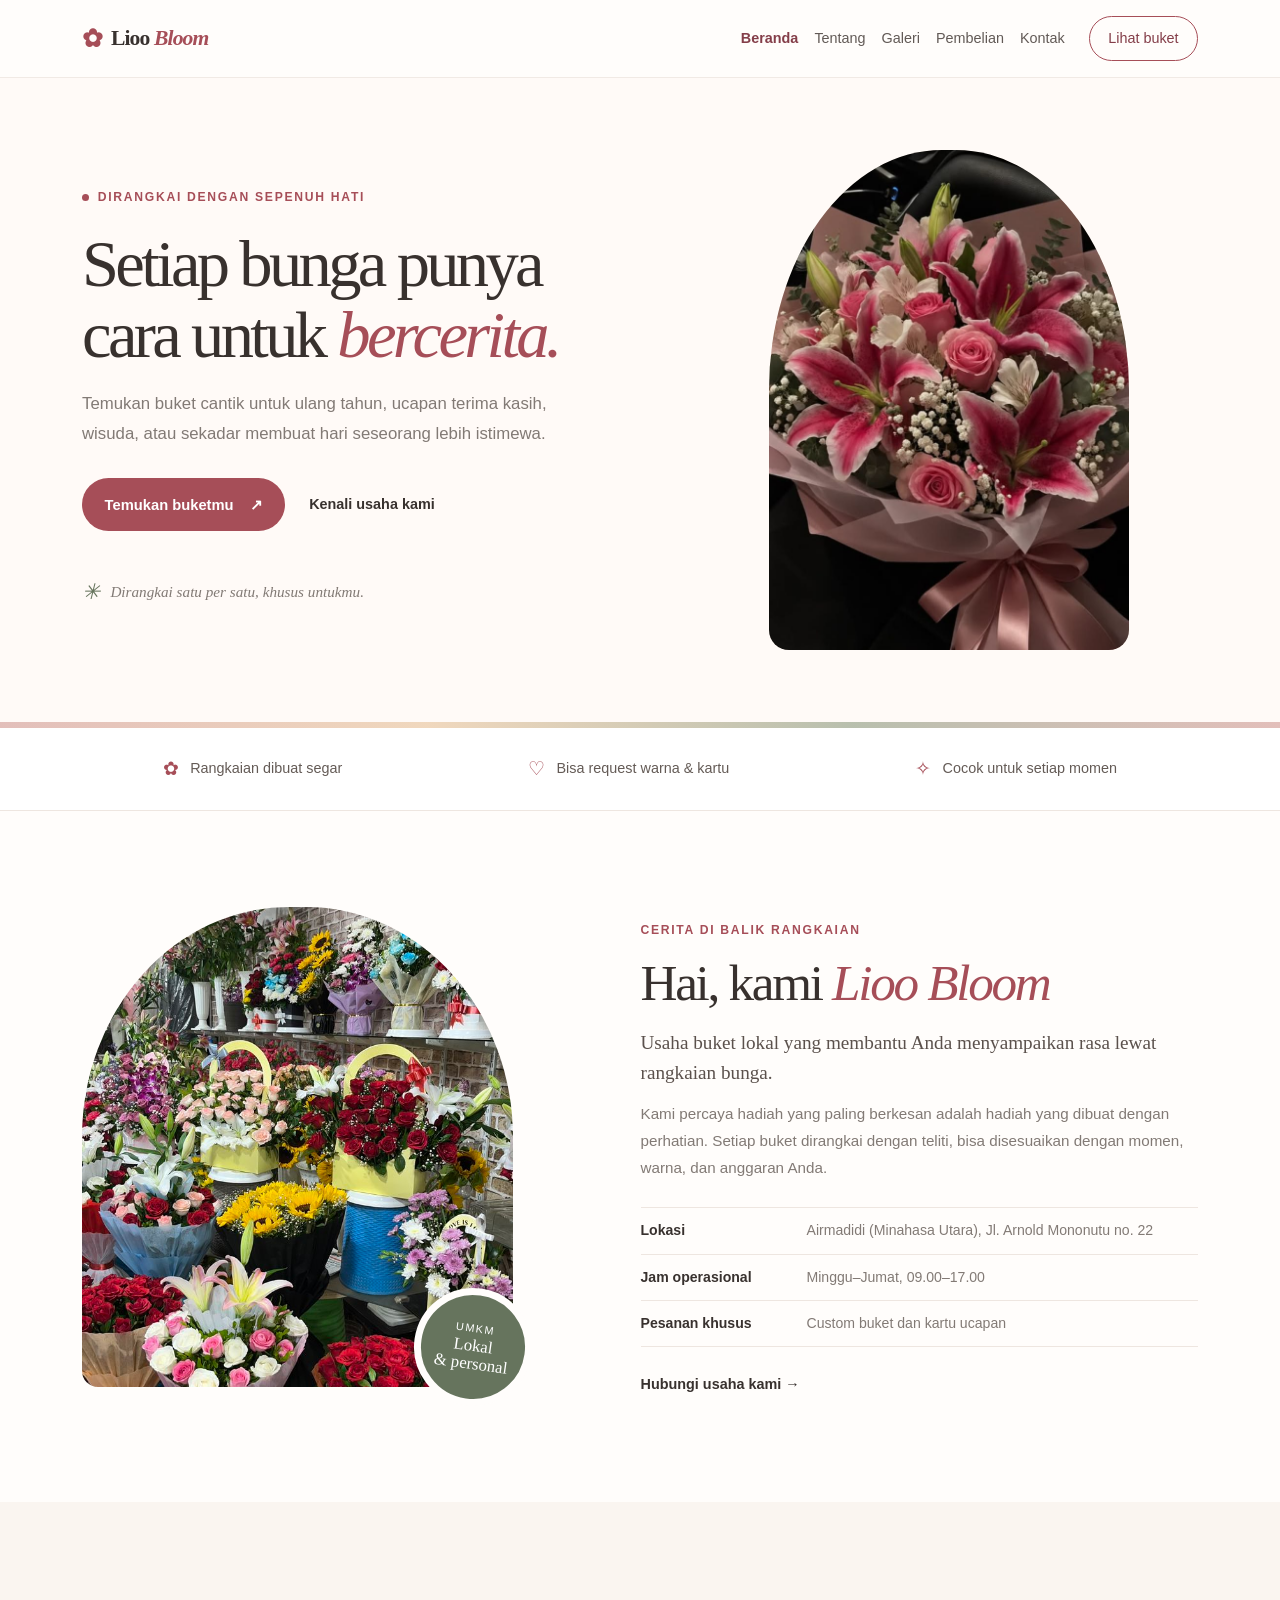
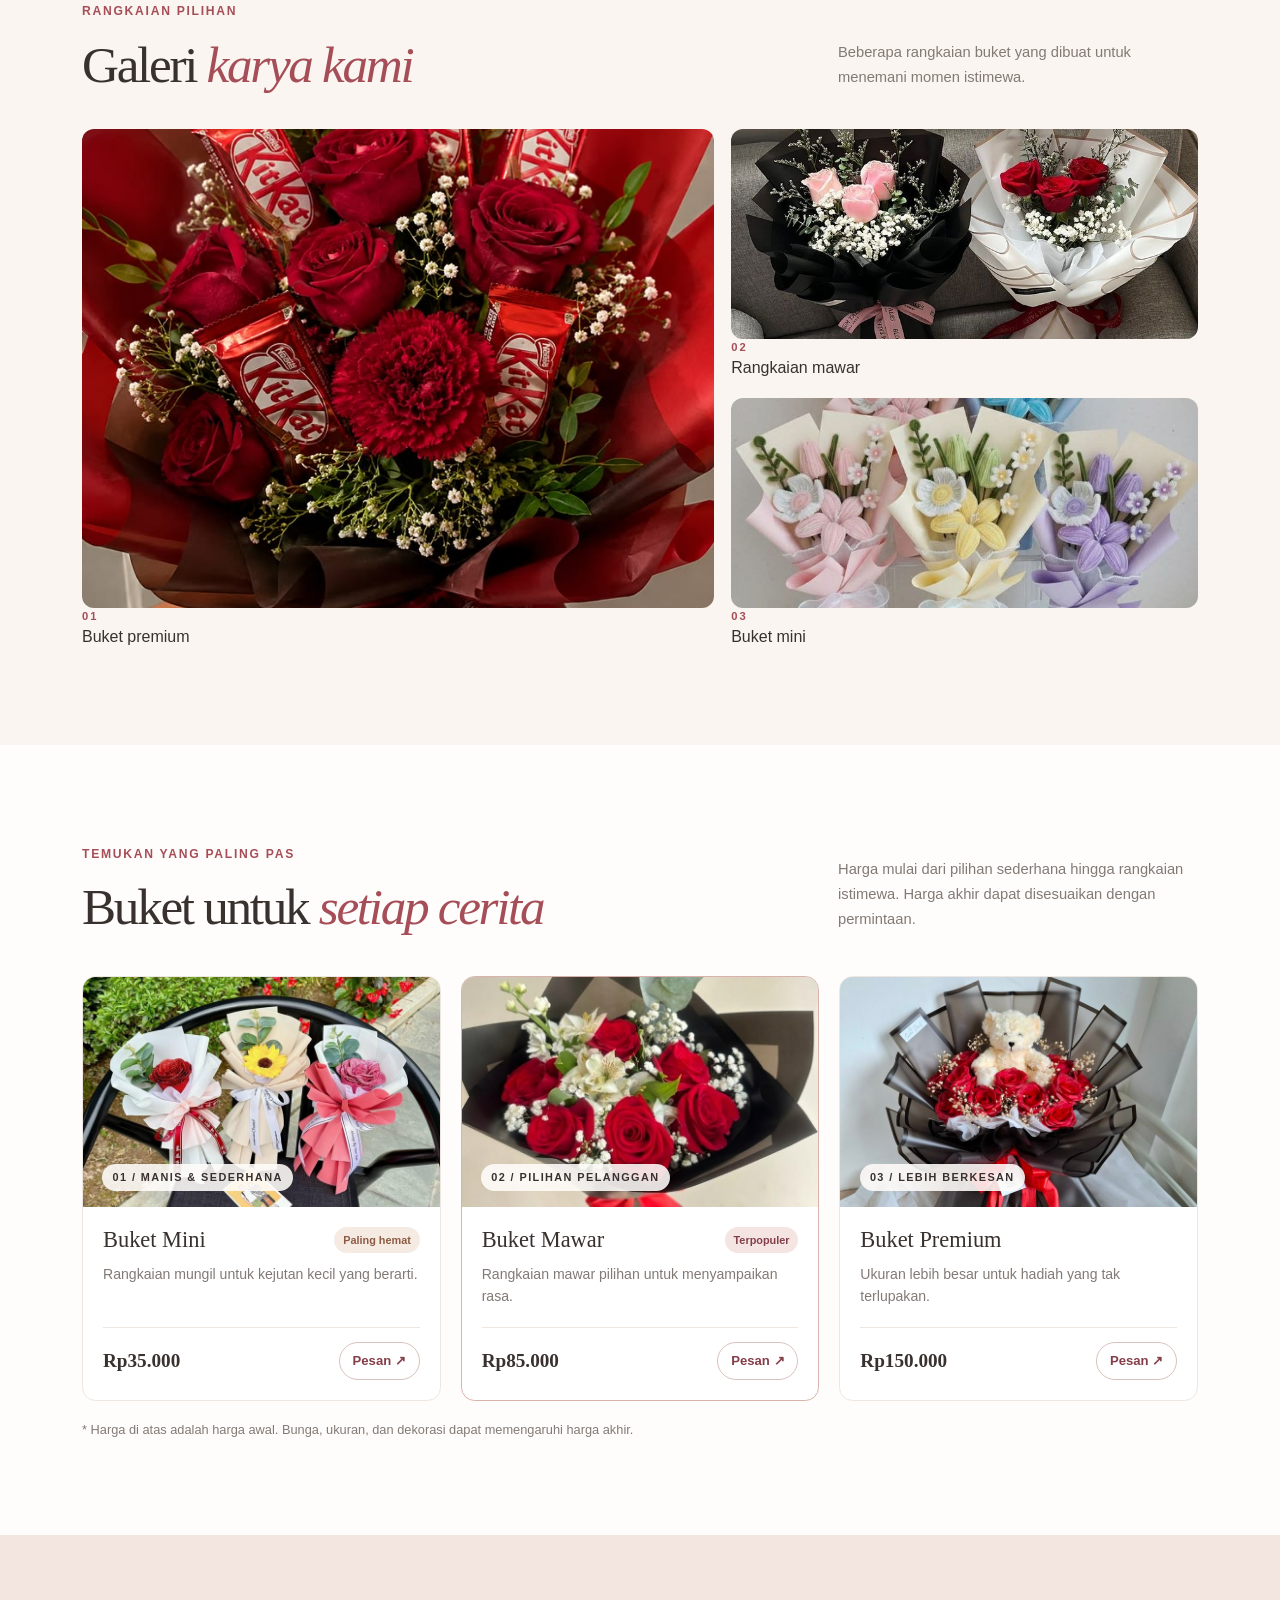
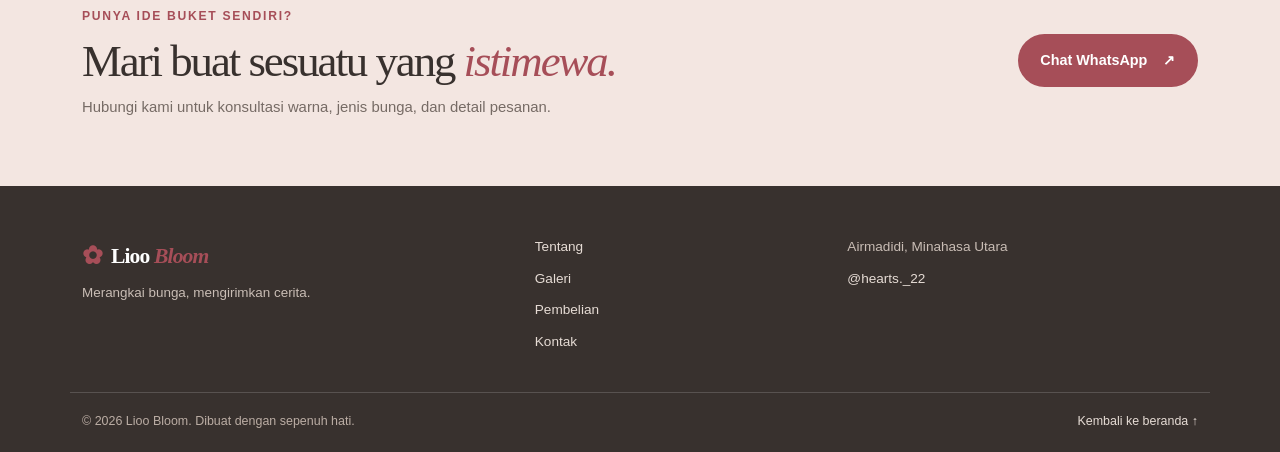
<file: index.html>
<!DOCTYPE html> 
<html lang="id">
<head>
  <meta charset="UTF-8">
  <meta name="viewport" content="width=device-width, initial-scale=1.0">
  <meta name="theme-color" content="#fffaf7">
  <meta name="description" content="Buket bunga pilihan untuk merayakan momen istimewa. Pesan buket sesuai kebutuhan dan anggaran Anda.">
  <title>Lioo Bloom | Buket Bunga</title>
  <link href="https://cdn.jsdelivr.net/npm/bootstrap@5.3.8/dist/css/bootstrap.min.css" rel="stylesheet" integrity="sha384-sRIl4kxILFvY47J16cr9ZwB07vP4J8+LH7qKQnuqkuIAvNWLzeN8tE5YBujZqJLB" crossorigin="anonymous">
  <link rel="stylesheet" href="css/style.css">
</head>
<body>
  <header>
    <nav class="navbar navbar-expand-lg site-navbar">
      <div class="container">
        <a class="navbar-brand brand-mark" href="index.html" aria-label="Lioo Bloom, beranda">
          <span class="brand-icon" aria-hidden="true">✿</span>
          <span>Lioo <span class="brand-amp">Bloom</span></span>
        </a>
        <button class="navbar-toggler" type="button" data-bs-toggle="collapse" data-bs-target="#mainNavigation" aria-controls="mainNavigation" aria-expanded="false" aria-label="Buka navigasi">
          <span class="navbar-toggler-icon"></span>
        </button>
        <div class="collapse navbar-collapse" id="mainNavigation">
          <ul class="navbar-nav ms-auto align-items-lg-center">
            <li class="nav-item"><a class="nav-link active" aria-current="page" href="index.html">Beranda</a></li>
            <li class="nav-item"><a class="nav-link" href="tentang.html">Tentang</a></li>
            <li class="nav-item"><a class="nav-link" href="galeri.html">Galeri</a></li>
            <li class="nav-item"><a class="nav-link" href="pembelian.html">Pembelian</a></li>
            <li class="nav-item"><a class="nav-link" href="kontak.html">Kontak</a></li>
            <li class="nav-item ms-lg-3"><a class="btn btn-nav" href="pembelian.html">Lihat buket</a></li>
          </ul>
        </div>
      </div>
    </nav>
  </header>

  <main>
    <section class="hero-section" id="beranda">
      <div class="container hero-layout">
        <div class="hero-copy">
          <span class="eyebrow"><span class="eyebrow-dot"></span> Dirangkai dengan sepenuh hati</span>
          <h1>Setiap bunga punya cara untuk <em>bercerita.</em></h1>
          <p class="hero-description">Temukan buket cantik untuk ulang tahun, ucapan terima kasih, wisuda, atau sekadar membuat hari seseorang lebih istimewa.</p>
          <div class="hero-actions">
            <a class="btn btn-primary-soft" href="pembelian.html">Temukan buketmu <span aria-hidden="true">↗</span></a>
            <a class="text-link" href="tentang.html">Kenali usaha kami</a>
          </div>
          <div class="hero-note">
            <span class="note-mark" aria-hidden="true">✳</span>
            <span>Dirangkai satu per satu, khusus untukmu.</span>
          </div>
        </div>
        <div class="hero-art">
          <img class="hero-photo" src="images/beranda.jpeg" alt="Buket bunga Lioo Bloom">
        </div>
      </div>
      <div class="hero-bottom-line" aria-hidden="true"></div>
    </section>

    <section class="trust-strip" aria-label="Keunggulan layanan">
      <div class="container trust-list">
        <div class="trust-item"><span class="trust-icon" aria-hidden="true">✿</span><span>Rangkaian dibuat segar</span></div>
        <div class="trust-item"><span class="trust-icon" aria-hidden="true">♡</span><span>Bisa request warna &amp; kartu</span></div>
        <div class="trust-item"><span class="trust-icon" aria-hidden="true">✧</span><span>Cocok untuk setiap momen</span></div>
      </div>
    </section>

    <section class="about-section section-space" id="tentang">
      <div class="container about-layout">
        <div class="about-visual">
          <img class="about-photo" src="images/tentang.jpeg" alt="Pilihan rangkaian bunga di Lioo Bloom">
          <div class="about-stamp"><span>UMKM</span><strong>Lokal<br>&amp; personal</strong></div>
        </div>
        <div class="about-copy">
          <span class="section-kicker">Cerita di balik rangkaian</span>
          <h2>Hai, kami <em>Lioo Bloom</em></h2>
          <p class="about-lead">Usaha buket lokal yang membantu Anda menyampaikan rasa lewat rangkaian bunga.</p>
          <p class="about-description">Kami percaya hadiah yang paling berkesan adalah hadiah yang dibuat dengan perhatian. Setiap buket dirangkai dengan teliti, bisa disesuaikan dengan momen, warna, dan anggaran Anda.</p>
          <dl class="business-details">
            <div><dt>Lokasi</dt><dd>Airmadidi (Minahasa Utara), Jl. Arnold Mononutu no. 22</dd></div>
            <div><dt>Jam operasional</dt><dd>Minggu–Jumat, 09.00–17.00</dd></div>
            <div><dt>Pesanan khusus</dt><dd>Custom buket dan kartu ucapan</dd></div>
          </dl>
          <a class="text-link" href="kontak.html">Hubungi usaha kami <span aria-hidden="true">→</span></a>
        </div>
      </div>
    </section>

    <section class="gallery-section section-space" id="galeri">
      <div class="container">
        <div class="section-heading">
          <div>
            <span class="section-kicker">Rangkaian pilihan</span>
            <h2>Galeri <em>karya kami</em></h2>
          </div>
          <p>Beberapa rangkaian buket yang dibuat untuk menemani momen istimewa.</p>
        </div>
        <div class="gallery-grid">
          <figure class="gallery-item gallery-item-tall">
            <div class="gallery-image-frame"><img src="images/premium 1.jpeg" alt="Buket premium"></div>
            <span class="placeholder-number">01</span>
            <span>Buket premium</span>
          </figure>
          <figure class="gallery-item">
            <div class="gallery-image-frame"><img src="images/mawar 1.jpeg" alt="Buket mawar"></div>
            <span class="placeholder-number">02</span>
            <span>Rangkaian mawar</span>
          </figure>
          <figure class="gallery-item">
            <div class="gallery-image-frame"><img src="images/mini 1.jpeg" alt="Buket mini"></div>
            <span class="placeholder-number">03</span>
            <span>Buket mini</span>
          </figure>
        </div>
      </div>
    </section>

    <section class="products-section section-space" id="produk">
      <div class="container">
        <div class="section-heading products-heading">
          <div>
            <span class="section-kicker">Temukan yang paling pas</span>
            <h2>Buket untuk <em>setiap cerita</em></h2>
          </div>
          <p>Harga mulai dari pilihan sederhana hingga rangkaian istimewa. Harga akhir dapat disesuaikan dengan permintaan.</p>
        </div>
        <div class="product-grid">
          <article class="product-card">
            <div class="product-art product-art-mini product-art-with-photo"><img class="product-image" src="images/mini 2.jpeg" alt="Buket mini dengan boneka dan mawar"><span class="product-label">01 / manis &amp; sederhana</span></div>
            <div class="product-info">
              <div class="product-title-row"><h3>Buket Mini</h3><span class="product-tag">Paling hemat</span></div>
              <p>Rangkaian mungil untuk kejutan kecil yang berarti.</p>
              <div class="product-bottom"><strong>Rp35.000</strong><button class="btn btn-order order-button" type="button" data-product="Buket Mini" data-price="35000" data-bs-toggle="modal" data-bs-target="#orderModal">Pesan <span aria-hidden="true">↗</span></button></div>
            </div>
          </article>
          <article class="product-card product-card-featured">
            <div class="product-art product-art-rose product-art-with-photo"><img class="product-image" src="images/mawar 2.jpeg" alt="Tiga rangkaian buket mawar"><span class="product-label">02 / pilihan pelanggan</span></div>
            <div class="product-info">
              <div class="product-title-row"><h3>Buket Mawar</h3><span class="product-tag tag-popular">Terpopuler</span></div>
              <p>Rangkaian mawar pilihan untuk menyampaikan rasa.</p>
              <div class="product-bottom"><strong>Rp85.000</strong><button class="btn btn-order order-button" type="button" data-product="Buket Mawar" data-price="85000" data-bs-toggle="modal" data-bs-target="#orderModal">Pesan <span aria-hidden="true">↗</span></button></div>
            </div>
          </article>
          <article class="product-card">
            <div class="product-art product-art-premium product-art-with-photo"><img class="product-image" src="images/premium 2.jpeg" alt="Buket premium mawar merah dan cokelat"><span class="product-label">03 / lebih berkesan</span></div>
            <div class="product-info">
              <div class="product-title-row"><h3>Buket Premium</h3></div>
              <p>Ukuran lebih besar untuk hadiah yang tak terlupakan.</p>
              <div class="product-bottom"><strong>Rp150.000</strong><button class="btn btn-order order-button" type="button" data-product="Buket Premium" data-price="150000" data-bs-toggle="modal" data-bs-target="#orderModal">Pesan <span aria-hidden="true">↗</span></button></div>
            </div>
          </article>
        </div>
        <p class="price-note">* Harga di atas adalah harga awal. Bunga, ukuran, dan dekorasi dapat memengaruhi harga akhir.</p>
      </div>
    </section>

    <section class="contact-section" id="kontak">
      <div class="container contact-inner">
        <div>
          <span class="section-kicker">Punya ide buket sendiri?</span>
          <h2>Mari buat sesuatu yang <em>istimewa.</em></h2>
          <p>Hubungi kami untuk konsultasi warna, jenis bunga, dan detail pesanan.</p>
        </div>
        <a class="btn btn-contact" href="https://wa.me/6282190043220" target="_blank" rel="noopener noreferrer">Chat WhatsApp <span aria-hidden="true">↗</span></a>
      </div>
    </section>
  </main>

  <div class="modal fade" id="orderModal" tabindex="-1" aria-labelledby="orderModalLabel" aria-hidden="true">
    <div class="modal-dialog modal-dialog-centered">
      <div class="modal-content order-modal-content">
        <form id="orderForm">
          <div class="modal-header">
            <div>
              <span class="section-kicker">Satu langkah lagi</span>
              <h2 class="modal-title" id="orderModalLabel">Detail pesanan</h2>
            </div>
            <button type="button" class="btn-close" data-bs-dismiss="modal" aria-label="Tutup"></button>
          </div>
          <div class="modal-body">
            <div class="order-summary">
              <span>Pesanan pilihanmu</span>
              <strong id="orderProduct">-</strong>
              <span><span id="orderPrice">-</span> / buket</span>
            </div>
            <input type="hidden" id="productInput" name="product">
            <input type="hidden" id="priceInput" name="price">
            <div class="mb-3">
              <label for="customerName" class="form-label">Nama pemesan</label>
              <input type="text" class="form-control" id="customerName" name="customerName" autocomplete="name" placeholder="Nama lengkap" required>
            </div>
            <div class="mb-3">
              <label for="customerPhone" class="form-label">Nomor WhatsApp</label>
              <input type="tel" class="form-control" id="customerPhone" name="customerPhone" autocomplete="tel" placeholder="08xx xxxx xxxx" required>
            </div>
            <div class="mb-3">
              <label for="orderQuantity" class="form-label">Jumlah buket</label>
              <input type="number" class="form-control" id="orderQuantity" name="quantity" min="1" value="1" required>
            </div>
            <div class="mb-3">
              <label for="deliveryAddress" class="form-label">Alamat / catatan pesanan</label>
              <textarea class="form-control" id="deliveryAddress" name="address" rows="2" placeholder="Alamat pengiriman atau detail yang perlu kami tahu" required></textarea>
            </div>
            <div id="orderConfirmation" class="alert alert-success d-none mb-0" role="status"></div>
          </div>
          <div class="modal-footer">
            <button type="button" class="btn btn-modal-cancel" data-bs-dismiss="modal">Kembali</button>
            <button type="submit" class="btn btn-modal-submit">Lihat ringkasan</button>
          </div>
        </form>
      </div>
    </div>
  </div>

  <footer class="site-footer">
    <div class="container footer-main">
      <div class="footer-brand-block">
        <a class="navbar-brand brand-mark footer-brand" href="index.html"><span class="brand-icon" aria-hidden="true">✿</span><span>Lioo <span class="brand-amp">Bloom</span></span></a>
        <p>Merangkai bunga, mengirimkan cerita.</p>
      </div>
      <div class="footer-links">
        <a href="tentang.html">Tentang</a>
        <a href="galeri.html">Galeri</a>
        <a href="pembelian.html">Pembelian</a>
        <a href="kontak.html">Kontak</a>
      </div>
      <div class="footer-business">
        <span>Airmadidi, Minahasa Utara</span>
        <a href="https://www.instagram.com/hearts._22/" target="_blank" rel="noopener noreferrer">@hearts._22</a>
      </div>
    </div>
    <div class="container footer-bottom">
      <span>&copy; 2026 Lioo Bloom. Dibuat dengan sepenuh hati.</span>
      <a href="index.html">Kembali ke beranda ↑</a>
    </div>
  </footer>

  <script src="https://cdn.jsdelivr.net/npm/bootstrap@5.3.8/dist/js/bootstrap.bundle.min.js" integrity="sha384-FKyoEForCGlyvwx9Hj09JcYn3nv7wiPVlz7YYwJrWVcXK/BmnVDxM+D2scQbITxI" crossorigin="anonymous"></script>
  <script src="script.js"></script>
</body>
</html>
</file>
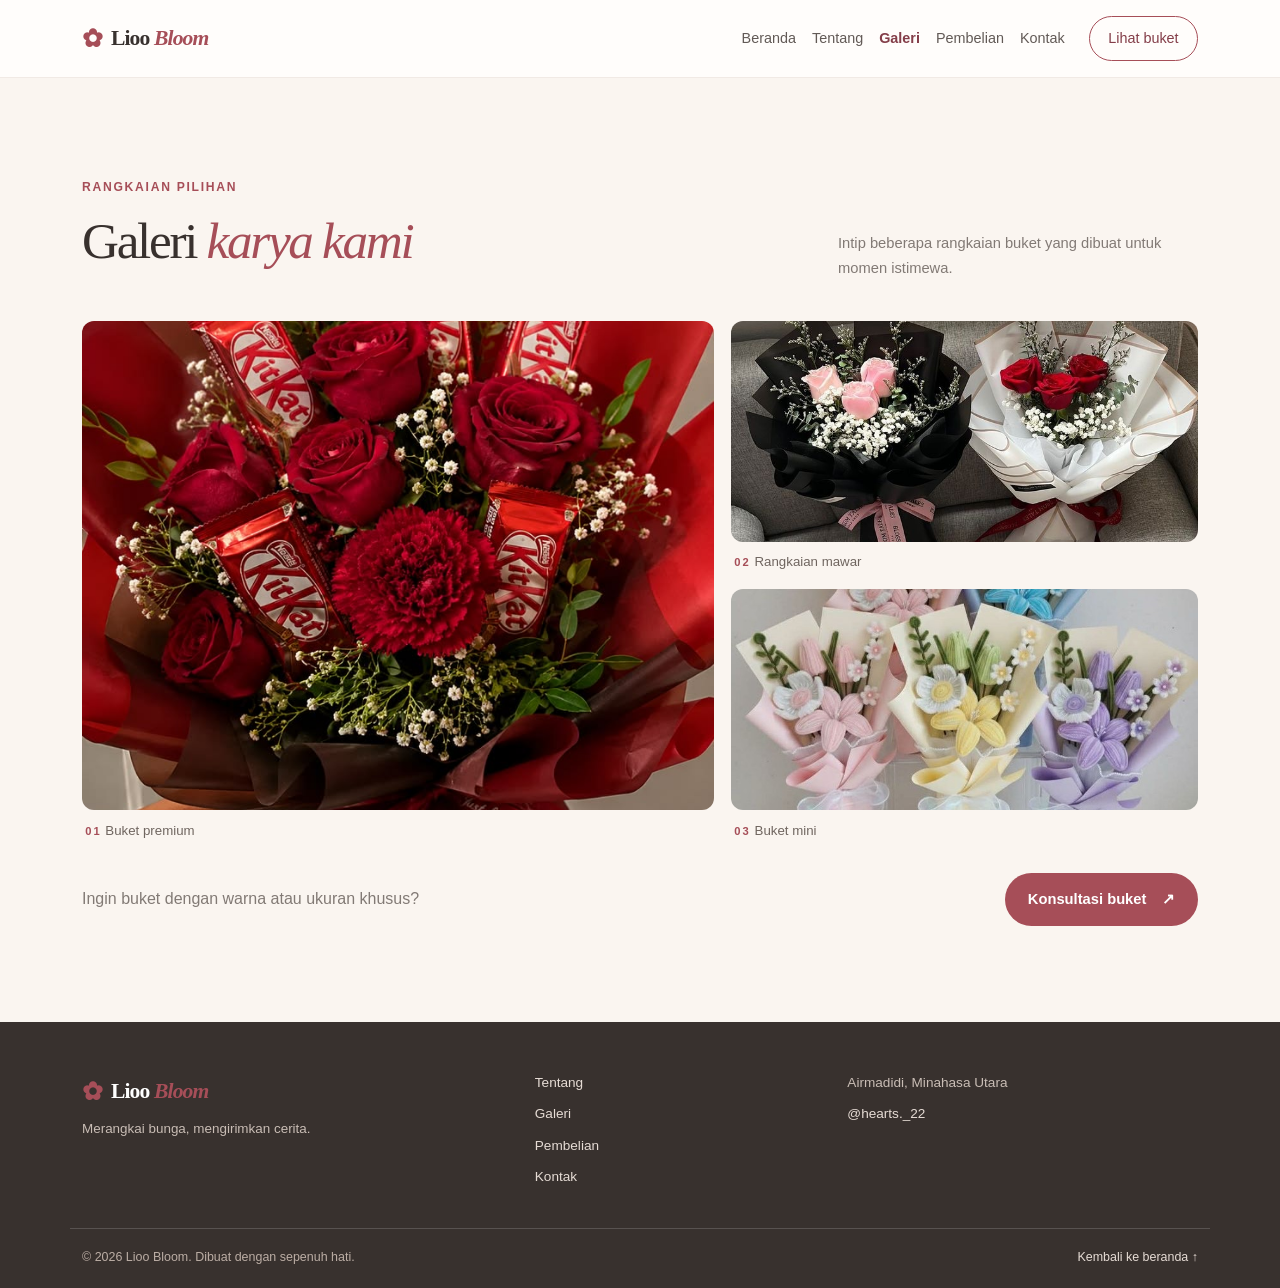
<file: galeri.html>
<!DOCTYPE html>
<html lang="id">
<head>
  <meta charset="UTF-8">
  <meta name="viewport" content="width=device-width, initial-scale=1.0">
  <meta name="theme-color" content="#fffaf7">
  <meta name="description" content="Lihat pilihan buket dan rangkaian bunga Lioo Bloom.">
  <title>Galeri | Lioo Bloom</title>
  <link href="https://cdn.jsdelivr.net/npm/bootstrap@5.3.8/dist/css/bootstrap.min.css" rel="stylesheet" integrity="sha384-sRIl4kxILFvY47J16cr9ZwB07vP4J8+LH7qKQnuqkuIAvNWLzeN8tE5YBujZqJLB" crossorigin="anonymous">
  <link rel="stylesheet" href="css/style.css">
</head>
<body>
  <header>
    <nav class="navbar navbar-expand-lg site-navbar">
      <div class="container">
        <a class="navbar-brand brand-mark" href="index.html" aria-label="Lioo Bloom, beranda"><span class="brand-icon" aria-hidden="true">✿</span><span>Lioo <span class="brand-amp">Bloom</span></span></a>
        <button class="navbar-toggler" type="button" data-bs-toggle="collapse" data-bs-target="#mainNavigation" aria-controls="mainNavigation" aria-expanded="false" aria-label="Buka navigasi"><span class="navbar-toggler-icon"></span></button>
        <div class="collapse navbar-collapse" id="mainNavigation">
          <ul class="navbar-nav ms-auto align-items-lg-center">
            <li class="nav-item"><a class="nav-link" href="index.html">Beranda</a></li>
            <li class="nav-item"><a class="nav-link" href="tentang.html">Tentang</a></li>
            <li class="nav-item"><a class="nav-link active" aria-current="page" href="galeri.html">Galeri</a></li>
            <li class="nav-item"><a class="nav-link" href="pembelian.html">Pembelian</a></li>
            <li class="nav-item"><a class="nav-link" href="kontak.html">Kontak</a></li>
            <li class="nav-item ms-lg-3"><a class="btn btn-nav" href="pembelian.html">Lihat buket</a></li>
          </ul>
        </div>
      </div>
    </nav>
  </header>
  <main>
    <section class="gallery-section section-space">
      <div class="container">
        <div class="section-heading">
          <div><span class="section-kicker">Rangkaian pilihan</span><h1>Galeri <em>karya kami</em></h1></div>
          <p>Intip beberapa rangkaian buket yang dibuat untuk momen istimewa.</p>
        </div>
        <div class="gallery-grid">
          <figure class="gallery-item gallery-item-tall">
            <div class="gallery-image-frame"><img src="images/premium 1.jpeg" alt="Buket premium"></div>
            <figcaption><span class="placeholder-number">01</span> Buket premium</figcaption>
          </figure>
          <figure class="gallery-item">
            <div class="gallery-image-frame"><img src="images/mawar 1.jpeg" alt="Rangkaian buket mawar"></div>
            <figcaption><span class="placeholder-number">02</span> Rangkaian mawar</figcaption>
          </figure>
          <figure class="gallery-item">
            <div class="gallery-image-frame"><img src="images/mini 1.jpeg" alt="Buket mini"></div>
            <figcaption><span class="placeholder-number">03</span> Buket mini</figcaption>
          </figure>
        </div>
        <div class="gallery-cta"><p>Ingin buket dengan warna atau ukuran khusus?</p><a class="btn btn-primary-soft" href="kontak.html">Konsultasi buket <span aria-hidden="true">↗</span></a></div>
      </div>
    </section>
  </main>
  <footer class="site-footer">
    <div class="container footer-main">
      <div class="footer-brand-block"><a class="navbar-brand brand-mark footer-brand" href="index.html"><span class="brand-icon" aria-hidden="true">✿</span><span>Lioo <span class="brand-amp">Bloom</span></span></a><p>Merangkai bunga, mengirimkan cerita.</p></div>
      <div class="footer-links"><a href="tentang.html">Tentang</a><a href="galeri.html">Galeri</a><a href="pembelian.html">Pembelian</a><a href="kontak.html">Kontak</a></div>
      <div class="footer-business"><span>Airmadidi, Minahasa Utara</span><a href="https://www.instagram.com/hearts._22/" target="_blank" rel="noopener noreferrer">@hearts._22</a></div>
    </div>
    <div class="container footer-bottom"><span>&copy; 2026 Lioo Bloom. Dibuat dengan sepenuh hati.</span><a href="index.html">Kembali ke beranda ↑</a></div>
  </footer>
  <script src="https://cdn.jsdelivr.net/npm/bootstrap@5.3.8/dist/js/bootstrap.bundle.min.js" integrity="sha384-FKyoEForCGlyvwx9Hj09JcYn3nv7wiPVlz7YYwJrWVcXK/BmnVDxM+D2scQbITxI" crossorigin="anonymous"></script>
</body>
</html>
</file>
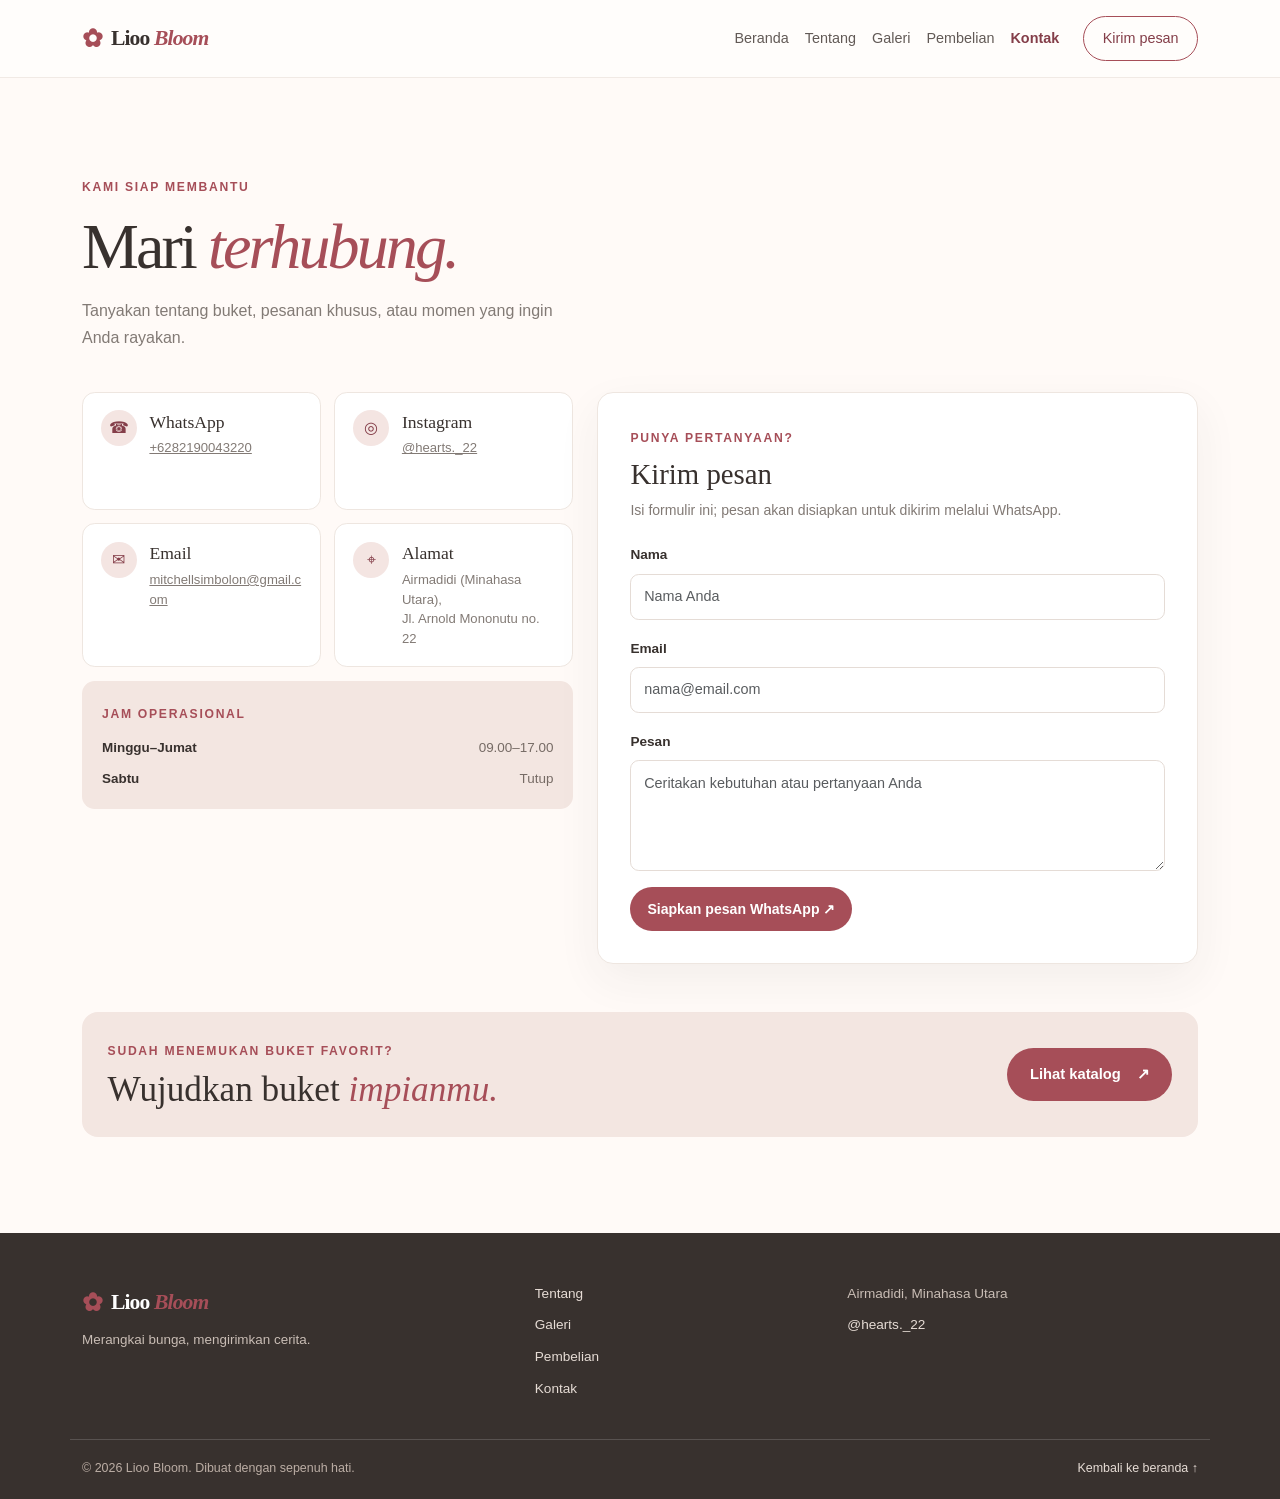
<file: kontak.html>
<!DOCTYPE html>
<html lang="id">
<head>
  <meta charset="UTF-8">
  <meta name="viewport" content="width=device-width, initial-scale=1.0">
  <meta name="theme-color" content="#fffaf7">
  <meta name="description" content="Hubungi Lioo Bloom untuk konsultasi dan pemesanan buket bunga.">
  <title>Kontak | Lioo Bloom</title>
  <link href="https://cdn.jsdelivr.net/npm/bootstrap@5.3.8/dist/css/bootstrap.min.css" rel="stylesheet" integrity="sha384-sRIl4kxILFvY47J16cr9ZwB07vP4J8+LH7qKQnuqkuIAvNWLzeN8tE5YBujZqJLB" crossorigin="anonymous">
  <link rel="stylesheet" href="css/style.css">
</head>
<body>
  <header>
    <nav class="navbar navbar-expand-lg site-navbar">
      <div class="container">
        <a class="navbar-brand brand-mark" href="index.html" aria-label="Lioo Bloom, beranda"><span class="brand-icon" aria-hidden="true">✿</span><span>Lioo <span class="brand-amp">Bloom</span></span></a>
        <button class="navbar-toggler" type="button" data-bs-toggle="collapse" data-bs-target="#mainNavigation" aria-controls="mainNavigation" aria-expanded="false" aria-label="Buka navigasi"><span class="navbar-toggler-icon"></span></button>
        <div class="collapse navbar-collapse" id="mainNavigation">
          <ul class="navbar-nav ms-auto align-items-lg-center">
            <li class="nav-item"><a class="nav-link" href="index.html">Beranda</a></li>
            <li class="nav-item"><a class="nav-link" href="tentang.html">Tentang</a></li>
            <li class="nav-item"><a class="nav-link" href="galeri.html">Galeri</a></li>
            <li class="nav-item"><a class="nav-link" href="pembelian.html">Pembelian</a></li>
            <li class="nav-item"><a class="nav-link active" aria-current="page" href="kontak.html">Kontak</a></li>
            <li class="nav-item ms-lg-3"><a class="btn btn-nav" href="#contactForm">Kirim pesan</a></li>
          </ul>
        </div>
      </div>
    </nav>
  </header>
  <main>
    <section class="contact-page-section section-space">
      <div class="container">
        <div class="contact-page-heading">
          <span class="section-kicker">Kami siap membantu</span>
          <h1>Mari <em>terhubung.</em></h1>
          <p>Tanyakan tentang buket, pesanan khusus, atau momen yang ingin Anda rayakan.</p>
        </div>
        <div class="contact-page-grid">
          <div class="contact-details">
            <article class="contact-detail-card">
              <span class="contact-detail-icon" aria-hidden="true">☎</span>
              <div><h2>WhatsApp</h2><p><a href="https://wa.me/6282190043220">+6282190043220</a></p></div>
            </article>
            <article class="contact-detail-card">
              <span class="contact-detail-icon" aria-hidden="true">◎</span>
              <div><h2>Instagram</h2><p><a href="https://www.instagram.com/hearts._22/" target="_blank" rel="noopener noreferrer">@hearts._22</a></p></div>
            </article>
            <article class="contact-detail-card">
              <span class="contact-detail-icon" aria-hidden="true">✉</span>
              <div><h2>Email</h2><p><a href="mailto:mitchellsimbolon@gmail.com">mitchellsimbolon@gmail.com</a></p></div>
            </article>
            <article class="contact-detail-card">
              <span class="contact-detail-icon" aria-hidden="true">⌖</span>
              <div><h2>Alamat</h2><p>Airmadidi (Minahasa Utara),<br>Jl. Arnold Mononutu no. 22</p></div>
            </article>
            <article class="contact-hours-card">
              <span class="section-kicker">Jam operasional</span>
              <dl><div><dt>Minggu–Jumat</dt><dd>09.00–17.00</dd></div><div><dt>Sabtu</dt><dd>Tutup</dd></div></dl>
            </article>
          </div>
          <form class="contact-form" id="contactForm" data-whatsapp-number="6282190043220">
            <span class="section-kicker">Punya pertanyaan?</span>
            <h2>Kirim pesan</h2>
            <p class="contact-form-intro">Isi formulir ini; pesan akan disiapkan untuk dikirim melalui WhatsApp.</p>
            <div class="mb-3"><label class="form-label" for="contactName">Nama</label><input class="form-control" id="contactName" name="name" autocomplete="name" placeholder="Nama Anda" required></div>
            <div class="mb-3"><label class="form-label" for="contactEmail">Email</label><input class="form-control" id="contactEmail" name="email" type="email" autocomplete="email" placeholder="nama@email.com" required></div>
            <div class="mb-3"><label class="form-label" for="contactMessage">Pesan</label><textarea class="form-control" id="contactMessage" name="message" rows="4" placeholder="Ceritakan kebutuhan atau pertanyaan Anda" required></textarea></div>
            <button class="btn btn-modal-submit" type="submit">Siapkan pesan WhatsApp <span aria-hidden="true">↗</span></button>
            <div class="contact-form-status d-none" id="contactFormStatus" role="status" aria-live="polite"></div>
            <a class="btn btn-contact d-none" id="contactWhatsAppLink" href="#" target="_blank" rel="noopener noreferrer">Buka WhatsApp <span aria-hidden="true">↗</span></a>
          </form>
        </div>
        <section class="contact-cta">
          <div><span class="section-kicker">Sudah menemukan buket favorit?</span><h2>Wujudkan buket <em>impianmu.</em></h2></div>
          <a class="btn btn-primary-soft" href="pembelian.html">Lihat katalog <span aria-hidden="true">↗</span></a>
        </section>
      </div>
    </section>
  </main>
  <footer class="site-footer">
    <div class="container footer-main">
      <div class="footer-brand-block"><a class="navbar-brand brand-mark footer-brand" href="index.html"><span class="brand-icon" aria-hidden="true">✿</span><span>Lioo <span class="brand-amp">Bloom</span></span></a><p>Merangkai bunga, mengirimkan cerita.</p></div>
      <div class="footer-links"><a href="tentang.html">Tentang</a><a href="galeri.html">Galeri</a><a href="pembelian.html">Pembelian</a><a href="kontak.html">Kontak</a></div>
      <div class="footer-business"><span>Airmadidi, Minahasa Utara</span><a href="https://www.instagram.com/hearts._22/" target="_blank" rel="noopener noreferrer">@hearts._22</a></div>
    </div>
    <div class="container footer-bottom"><span>&copy; 2026 Lioo Bloom. Dibuat dengan sepenuh hati.</span><a href="index.html">Kembali ke beranda ↑</a></div>
  </footer>
  <script src="https://cdn.jsdelivr.net/npm/bootstrap@5.3.8/dist/js/bootstrap.bundle.min.js" integrity="sha384-FKyoEForCGlyvwx9Hj09JcYn3nv7wiPVlz7YYwJrWVcXK/BmnVDxM+D2scQbITxI" crossorigin="anonymous"></script>
  <script src="script.js"></script>
</body>
</html>
</file>
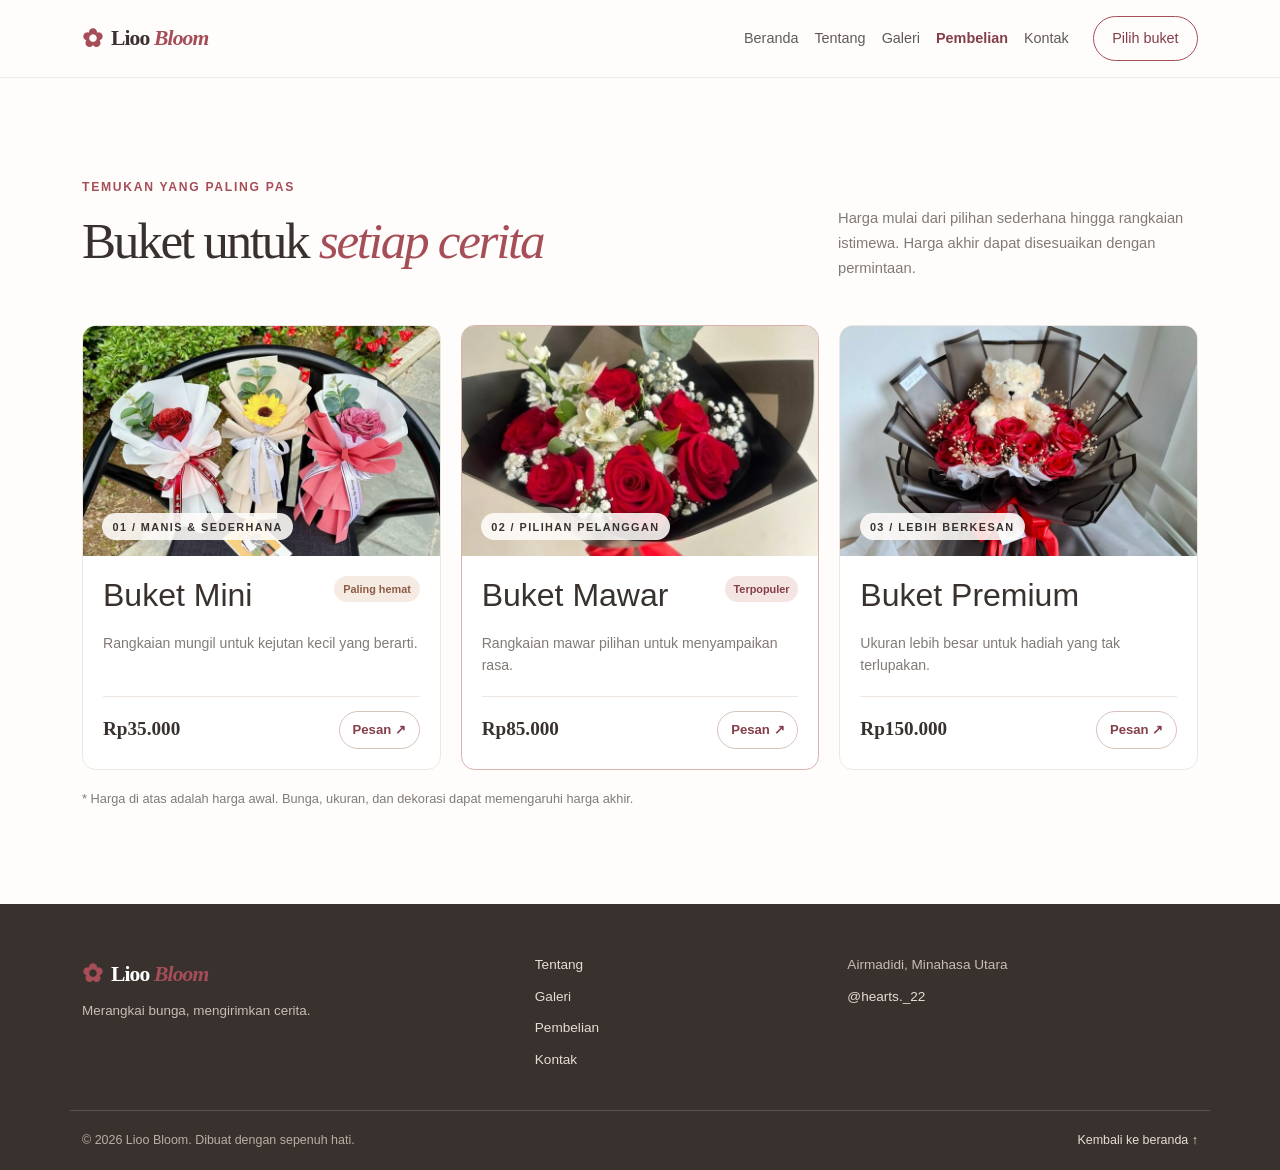
<file: pembelian.html>
<!DOCTYPE html>
<html lang="id">
<head>
  <meta charset="UTF-8">
  <meta name="viewport" content="width=device-width, initial-scale=1.0">
  <meta name="theme-color" content="#fffaf7">
  <meta name="description" content="Pilih dan pesan buket bunga Lioo Bloom.">
  <title>Pembelian | Lioo Bloom</title>
  <link href="https://cdn.jsdelivr.net/npm/bootstrap@5.3.8/dist/css/bootstrap.min.css" rel="stylesheet" integrity="sha384-sRIl4kxILFvY47J16cr9ZwB07vP4J8+LH7qKQnuqkuIAvNWLzeN8tE5YBujZqJLB" crossorigin="anonymous">
  <link rel="stylesheet" href="css/style.css">
</head>
<body>
  <header>
    <nav class="navbar navbar-expand-lg site-navbar">
      <div class="container">
        <a class="navbar-brand brand-mark" href="index.html" aria-label="Lioo Bloom, beranda"><span class="brand-icon" aria-hidden="true">✿</span><span>Lioo <span class="brand-amp">Bloom</span></span></a>
        <button class="navbar-toggler" type="button" data-bs-toggle="collapse" data-bs-target="#mainNavigation" aria-controls="mainNavigation" aria-expanded="false" aria-label="Buka navigasi"><span class="navbar-toggler-icon"></span></button>
        <div class="collapse navbar-collapse" id="mainNavigation">
          <ul class="navbar-nav ms-auto align-items-lg-center">
            <li class="nav-item"><a class="nav-link" href="index.html">Beranda</a></li>
            <li class="nav-item"><a class="nav-link" href="tentang.html">Tentang</a></li>
            <li class="nav-item"><a class="nav-link" href="galeri.html">Galeri</a></li>
            <li class="nav-item"><a class="nav-link active" aria-current="page" href="pembelian.html">Pembelian</a></li>
            <li class="nav-item"><a class="nav-link" href="kontak.html">Kontak</a></li>
            <li class="nav-item ms-lg-3"><a class="btn btn-nav" href="#katalog">Pilih buket</a></li>
          </ul>
        </div>
      </div>
    </nav>
  </header>
  <main>
    <section class="products-section section-space" id="katalog">
      <div class="container">
        <div class="section-heading products-heading">
          <div><span class="section-kicker">Temukan yang paling pas</span><h1>Buket untuk <em>setiap cerita</em></h1></div>
          <p>Harga mulai dari pilihan sederhana hingga rangkaian istimewa. Harga akhir dapat disesuaikan dengan permintaan.</p>
        </div>
        <div class="product-grid">
          <article class="product-card">
            <div class="product-art product-art-mini product-art-with-photo"><img class="product-image" src="images/mini 2.jpeg" alt="Buket mini dengan boneka dan mawar"><span class="product-label">01 / manis &amp; sederhana</span></div>
            <div class="product-info">
              <div class="product-title-row"><h2>Buket Mini</h2><span class="product-tag">Paling hemat</span></div>
              <p>Rangkaian mungil untuk kejutan kecil yang berarti.</p>
              <div class="product-bottom"><strong>Rp35.000</strong><button class="btn btn-order order-button" type="button" data-product="Buket Mini" data-price="35000" data-bs-toggle="modal" data-bs-target="#orderModal">Pesan <span aria-hidden="true">↗</span></button></div>
            </div>
          </article>
          <article class="product-card product-card-featured">
            <div class="product-art product-art-rose product-art-with-photo"><img class="product-image" src="images/mawar 2.jpeg" alt="Tiga rangkaian buket mawar"><span class="product-label">02 / pilihan pelanggan</span></div>
            <div class="product-info">
              <div class="product-title-row"><h2>Buket Mawar</h2><span class="product-tag tag-popular">Terpopuler</span></div>
              <p>Rangkaian mawar pilihan untuk menyampaikan rasa.</p>
              <div class="product-bottom"><strong>Rp85.000</strong><button class="btn btn-order order-button" type="button" data-product="Buket Mawar" data-price="85000" data-bs-toggle="modal" data-bs-target="#orderModal">Pesan <span aria-hidden="true">↗</span></button></div>
            </div>
          </article>
          <article class="product-card">
            <div class="product-art product-art-premium product-art-with-photo"><img class="product-image" src="images/premium 2.jpeg" alt="Buket premium berisi mawar merah"><span class="product-label">03 / lebih berkesan</span></div>
            <div class="product-info">
              <div class="product-title-row"><h2>Buket Premium</h2></div>
              <p>Ukuran lebih besar untuk hadiah yang tak terlupakan.</p>
              <div class="product-bottom"><strong>Rp150.000</strong><button class="btn btn-order order-button" type="button" data-product="Buket Premium" data-price="150000" data-bs-toggle="modal" data-bs-target="#orderModal">Pesan <span aria-hidden="true">↗</span></button></div>
            </div>
          </article>
        </div>
        <p class="price-note">* Harga di atas adalah harga awal. Bunga, ukuran, dan dekorasi dapat memengaruhi harga akhir.</p>
      </div>
    </section>
  </main>
  <div class="modal fade" id="orderModal" tabindex="-1" aria-labelledby="orderModalLabel" aria-hidden="true">
    <div class="modal-dialog modal-dialog-centered">
      <div class="modal-content order-modal-content">
        <form id="orderForm">
          <div class="modal-header"><div><span class="section-kicker">Satu langkah lagi</span><h2 class="modal-title" id="orderModalLabel">Detail pesanan</h2></div><button type="button" class="btn-close" data-bs-dismiss="modal" aria-label="Tutup"></button></div>
          <div class="modal-body">
            <div class="order-summary"><span>Pesanan pilihanmu</span><strong id="orderProduct">-</strong><span><span id="orderPrice">-</span> / buket</span></div>
            <input type="hidden" id="productInput" name="product">
            <input type="hidden" id="priceInput" name="price">
            <div class="mb-3"><label for="customerName" class="form-label">Nama pemesan</label><input type="text" class="form-control" id="customerName" name="customerName" autocomplete="name" placeholder="Nama lengkap" required></div>
            <div class="mb-3"><label for="customerPhone" class="form-label">Nomor WhatsApp</label><input type="tel" class="form-control" id="customerPhone" name="customerPhone" autocomplete="tel" placeholder="08xx xxxx xxxx" required></div>
            <div class="mb-3"><label for="orderQuantity" class="form-label">Jumlah buket</label><input type="number" class="form-control" id="orderQuantity" name="quantity" min="1" value="1" required></div>
            <div class="mb-3"><label for="deliveryAddress" class="form-label">Alamat / catatan pesanan</label><textarea class="form-control" id="deliveryAddress" name="address" rows="2" placeholder="Alamat pengiriman atau detail yang perlu kami tahu" required></textarea></div>
            <div id="orderConfirmation" class="alert alert-success d-none mb-0" role="status"></div>
          </div>
          <div class="modal-footer"><button type="button" class="btn btn-modal-cancel" data-bs-dismiss="modal">Kembali</button><button type="submit" class="btn btn-modal-submit">Lihat ringkasan</button></div>
        </form>
      </div>
    </div>
  </div>
  <footer class="site-footer">
    <div class="container footer-main">
      <div class="footer-brand-block"><a class="navbar-brand brand-mark footer-brand" href="index.html"><span class="brand-icon" aria-hidden="true">✿</span><span>Lioo <span class="brand-amp">Bloom</span></span></a><p>Merangkai bunga, mengirimkan cerita.</p></div>
      <div class="footer-links"><a href="tentang.html">Tentang</a><a href="galeri.html">Galeri</a><a href="pembelian.html">Pembelian</a><a href="kontak.html">Kontak</a></div>
      <div class="footer-business"><span>Airmadidi, Minahasa Utara</span><a href="https://www.instagram.com/hearts._22/" target="_blank" rel="noopener noreferrer">@hearts._22</a></div>
    </div>
    <div class="container footer-bottom"><span>&copy; 2026 Lioo Bloom. Dibuat dengan sepenuh hati.</span><a href="index.html">Kembali ke beranda ↑</a></div>
  </footer>
  <script src="https://cdn.jsdelivr.net/npm/bootstrap@5.3.8/dist/js/bootstrap.bundle.min.js" integrity="sha384-FKyoEForCGlyvwx9Hj09JcYn3nv7wiPVlz7YYwJrWVcXK/BmnVDxM+D2scQbITxI" crossorigin="anonymous"></script>
  <script src="script.js"></script>
</body>
</html>
</file>
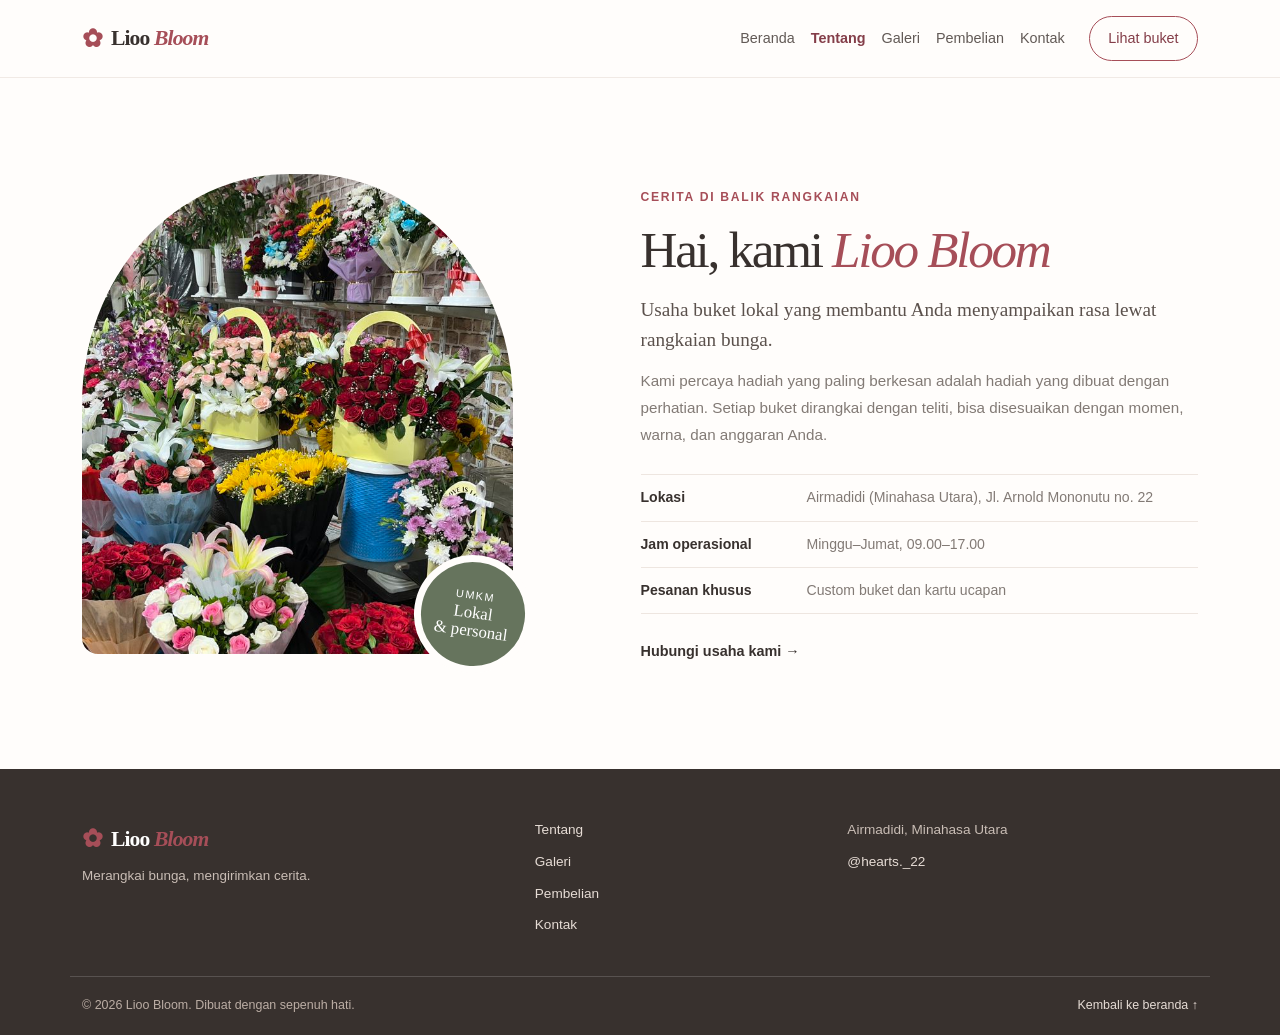
<file: tentang.html>
<!DOCTYPE html>
<html lang="id">
<head>
  <meta charset="UTF-8">
  <meta name="viewport" content="width=device-width, initial-scale=1.0">
  <meta name="theme-color" content="#fffaf7">
  <meta name="description" content="Cerita Lioo Bloom, usaha buket lokal yang merangkai bunga dengan perhatian.">
  <title>Tentang Kami | Lioo Bloom</title>
  <link href="https://cdn.jsdelivr.net/npm/bootstrap@5.3.8/dist/css/bootstrap.min.css" rel="stylesheet" integrity="sha384-sRIl4kxILFvY47J16cr9ZwB07vP4J8+LH7qKQnuqkuIAvNWLzeN8tE5YBujZqJLB" crossorigin="anonymous">
  <link rel="stylesheet" href="css/style.css">
</head>
<body>
  <header>
    <nav class="navbar navbar-expand-lg site-navbar">
      <div class="container">
        <a class="navbar-brand brand-mark" href="index.html" aria-label="Lioo Bloom, beranda"><span class="brand-icon" aria-hidden="true">✿</span><span>Lioo <span class="brand-amp">Bloom</span></span></a>
        <button class="navbar-toggler" type="button" data-bs-toggle="collapse" data-bs-target="#mainNavigation" aria-controls="mainNavigation" aria-expanded="false" aria-label="Buka navigasi"><span class="navbar-toggler-icon"></span></button>
        <div class="collapse navbar-collapse" id="mainNavigation">
          <ul class="navbar-nav ms-auto align-items-lg-center">
            <li class="nav-item"><a class="nav-link" href="index.html">Beranda</a></li>
            <li class="nav-item"><a class="nav-link active" aria-current="page" href="tentang.html">Tentang</a></li>
            <li class="nav-item"><a class="nav-link" href="galeri.html">Galeri</a></li>
            <li class="nav-item"><a class="nav-link" href="pembelian.html">Pembelian</a></li>
            <li class="nav-item"><a class="nav-link" href="kontak.html">Kontak</a></li>
            <li class="nav-item ms-lg-3"><a class="btn btn-nav" href="pembelian.html">Lihat buket</a></li>
          </ul>
        </div>
      </div>
    </nav>
  </header>
  <main>
    <section class="about-section section-space">
      <div class="container about-layout">
        <div class="about-visual">
          <img class="about-photo" src="images/tentang.jpeg" alt="Pilihan rangkaian bunga di Lioo Bloom">
          <div class="about-stamp"><span>UMKM</span><strong>Lokal<br>&amp; personal</strong></div>
        </div>
        <div class="about-copy">
          <span class="section-kicker">Cerita di balik rangkaian</span>
          <h1>Hai, kami <em>Lioo Bloom</em></h1>
          <p class="about-lead">Usaha buket lokal yang membantu Anda menyampaikan rasa lewat rangkaian bunga.</p>
          <p class="about-description">Kami percaya hadiah yang paling berkesan adalah hadiah yang dibuat dengan perhatian. Setiap buket dirangkai dengan teliti, bisa disesuaikan dengan momen, warna, dan anggaran Anda.</p>
          <dl class="business-details">
            <div><dt>Lokasi</dt><dd>Airmadidi (Minahasa Utara), Jl. Arnold Mononutu no. 22</dd></div>
            <div><dt>Jam operasional</dt><dd>Minggu–Jumat, 09.00–17.00</dd></div>
            <div><dt>Pesanan khusus</dt><dd>Custom buket dan kartu ucapan</dd></div>
          </dl>
          <a class="text-link" href="kontak.html">Hubungi usaha kami <span aria-hidden="true">→</span></a>
        </div>
      </div>
    </section>
  </main>
  <footer class="site-footer">
    <div class="container footer-main">
      <div class="footer-brand-block"><a class="navbar-brand brand-mark footer-brand" href="index.html"><span class="brand-icon" aria-hidden="true">✿</span><span>Lioo <span class="brand-amp">Bloom</span></span></a><p>Merangkai bunga, mengirimkan cerita.</p></div>
      <div class="footer-links"><a href="tentang.html">Tentang</a><a href="galeri.html">Galeri</a><a href="pembelian.html">Pembelian</a><a href="kontak.html">Kontak</a></div>
      <div class="footer-business"><span>Airmadidi, Minahasa Utara</span><a href="https://www.instagram.com/hearts._22/" target="_blank" rel="noopener noreferrer">@hearts._22</a></div>
    </div>
    <div class="container footer-bottom"><span>&copy; 2026 Lioo Bloom. Dibuat dengan sepenuh hati.</span><a href="index.html">Kembali ke beranda ↑</a></div>
  </footer>
  <script src="https://cdn.jsdelivr.net/npm/bootstrap@5.3.8/dist/js/bootstrap.bundle.min.js" integrity="sha384-FKyoEForCGlyvwx9Hj09JcYn3nv7wiPVlz7YYwJrWVcXK/BmnVDxM+D2scQbITxI" crossorigin="anonymous"></script>
</body>
</html>
</file>
<file: css/style.css>
:root{
    --ink: #38312e;
    --muted: #827a75;
    --rose: #a64e58;
    --rose-dark: #843e49;
    --rose-light: #f4e5e2;
    --cream: #fffaf7;
    --paper: #fffdfb;
    --sage: #66745d;
    --line: #eee6e0;
    --serif: Georgia, "Times New Roman", serif;
}

html{
    scroll-behavior: smooth;
    scroll-padding-top: 5rem;
}

body{
    margin: 0;
    background: var(--paper);
    color: var(--ink);
    font-family: "Segoe UI", Arial, sans-serif;
    -webkit-font-smoothing: antialiased;
}

a{
    color: inherit;
}

.site-navbar{
    min-height: 78px;
    background: rgba(255, 253, 251, 0.96);
    border-bottom: 1px solid rgba(238, 230, 224, 0.8);
}

.brand-mark{
    display: inline-flex;
    align-items: center;
    gap: 0.55rem;
    color: var(--ink);
    font-family: var(--serif);
    font-size: 1.35rem;
    font-weight: 700;
    letter-spacing: -0.04em;
}

.brand-mark:hover{
    color: var(--rose-dark);
}

.brand-icon{
    color: var(--rose);
    font-family: Arial, sans-serif;
    font-size: 1.55rem;
}

.brand-amp{
    color: var(--rose);
    font-style: italic;
}

.site-navbar .nav-link{
    padding: 0.6rem 0.85rem;
    color: #625a56;
    font-size: 0.9rem;
}

.site-navbar .nav-link:hover,
.site-navbar .nav-link:focus{
    color: var(--rose);
}

.site-navbar .nav-link.active{
    color: var(--rose-dark);
    font-weight: 700;
}

.btn-nav{
    padding: 0.65rem 1.15rem;
    border: 1px solid var(--rose);
    border-radius: 2rem;
    color: var(--rose-dark);
    font-size: 0.9rem;
}

.btn-nav:hover{
    background: var(--rose);
    color: #fff;
}

.hero-section{
    position: relative;
    overflow: hidden;
    background: var(--cream);
}

.hero-layout{
    display: grid;
    min-height: 575px;
    grid-template-columns: 1fr 0.9fr;
    align-items: center;
    gap: 4rem;
    padding-top: 4.5rem;
    padding-bottom: 4.5rem;
}

.hero-copy{
    max-width: 580px;
    padding-bottom: 0.5rem;
}

.eyebrow,
.section-kicker{
    display: inline-flex;
    align-items: center;
    gap: 0.55rem;
    color: var(--rose);
    font-size: 0.76rem;
    font-weight: 700;
    letter-spacing: 0.14em;
    text-transform: uppercase;
}

.eyebrow-dot{
    width: 7px;
    height: 7px;
    border-radius: 50%;
    background: var(--rose);
}

.hero-copy h1{
    max-width: 580px;
    margin: 1.35rem 0 1.15rem;
    font-family: var(--serif);
    font-size: clamp(3rem, 5.2vw, 4.75rem);
    font-weight: 400;
    letter-spacing: -0.055em;
    line-height: 1.06;
}

.hero-copy h1 em,
.section-heading h1 em,
.section-heading h2 em,
.about-copy h1 em,
.about-copy h2 em,
.contact-inner h2 em{
    color: var(--rose);
    font-weight: 400;
}

.hero-description{
    max-width: 490px;
    margin-bottom: 1.8rem;
    color: var(--muted);
    font-size: 1.05rem;
    line-height: 1.8;
}

.hero-actions{
    display: flex;
    align-items: center;
    flex-wrap: wrap;
    gap: 1.5rem;
}

.btn-primary-soft{
    display: inline-flex;
    align-items: center;
    gap: 1rem;
    padding: 0.9rem 1.35rem;
    border-radius: 2rem;
    background: var(--rose);
    color: #fff;
    font-size: 0.92rem;
    font-weight: 600;
}

.btn-primary-soft:hover,
.btn-primary-soft:focus{
    background: var(--rose-dark);
    color: #fff;
}

.text-link{
    color: var(--ink);
    font-size: 0.9rem;
    font-weight: 600;
    text-decoration: none;
    text-underline-offset: 0.25rem;
}

.text-link:hover{
    color: var(--rose);
    text-decoration: underline;
}

.hero-note{
    display: flex;
    align-items: center;
    gap: 0.65rem;
    margin-top: 2.8rem;
    color: var(--muted);
    font-family: var(--serif);
    font-size: 0.95rem;
    font-style: italic;
}

.note-mark{
    color: var(--sage);
    font-size: 1.35rem;
}

.hero-art{
    position: relative;
    width: min(100%, 360px);
    height: 500px;
    justify-self: center;
    overflow: hidden;
    border-radius: 48% 48% 1.25rem 1.25rem;
    background: #f3e8df;
}

.hero-photo{
    position: relative;
    z-index: 1;
    display: block;
    width: 100%;
    height: 100%;
    object-fit: cover;
    object-position: center 42%;
}

.hero-art::before{
    position: absolute;
    right: 12%;
    bottom: -7%;
    left: 12%;
    height: 58%;
    border-radius: 50% 50% 0 0;
    background: #e6d5c6;
    content: "";
}

.art-sun{
    position: absolute;
    top: 12%;
    right: 12%;
    width: 88px;
    height: 88px;
    border-radius: 50%;
    background: #edc9a9;
}

.art-flower{
    position: absolute;
    z-index: 2;
    width: 126px;
    height: 126px;
    border-radius: 50%;
    background: radial-gradient(ellipse at center, #b7575e 0 13%, transparent 14%),
      radial-gradient(ellipse at 50% 10%, #d57b7d 0 20%, transparent 21%),
      radial-gradient(ellipse at 88% 38%, #d57b7d 0 20%, transparent 21%),
      radial-gradient(ellipse at 74% 84%, #c96b72 0 20%, transparent 21%),
      radial-gradient(ellipse at 26% 84%, #c96b72 0 20%, transparent 21%),
      radial-gradient(ellipse at 12% 38%, #d57b7d 0 20%, transparent 21%);
}

.flower-one{
    top: 19%;
    left: 29%;
    transform: rotate(-12deg);
}

.flower-two{
    top: 35%;
    left: 53%;
    width: 94px;
    height: 94px;
    transform: rotate(12deg);
}

.flower-two::before{
    position: absolute;
    inset: 20px;
    border-radius: 50%;
    background: radial-gradient(ellipse at center, #b87945 0 16%, transparent 18%),
      radial-gradient(ellipse at 50% 10%, #f1d4a9 0 24%, transparent 26%),
      radial-gradient(ellipse at 90% 50%, #eac693 0 24%, transparent 26%),
      radial-gradient(ellipse at 50% 90%, #f1d4a9 0 24%, transparent 26%),
      radial-gradient(ellipse at 10% 50%, #eac693 0 24%, transparent 26%);
    content: "";
}

.art-stem{
    position: absolute;
    z-index: 1;
    top: 45%;
    width: 4px;
    height: 44%;
    border-radius: 2px;
    background: #718268;
    transform-origin: top;
}

.stem-one{
    left: 44%;
    transform: rotate(7deg);
}

.stem-two{
    top: 53%;
    left: 64%;
    height: 36%;
    transform: rotate(-13deg);
}

.art-leaf{
    position: absolute;
    z-index: 2;
    width: 50px;
    height: 24px;
    border-radius: 100% 0 100% 0;
    background: #87957b;
}

.leaf-one{
    top: 60%;
    left: 34%;
    transform: rotate(22deg);
}

.leaf-two{
    top: 69%;
    left: 57%;
    transform: scaleX(-1) rotate(18deg);
}

.art-caption{
    position: absolute;
    z-index: 3;
    right: 8%;
    bottom: 8%;
    display: grid;
    gap: 0.15rem;
    color: #645348;
    font-family: var(--serif);
    font-size: 0.82rem;
    font-style: italic;
    text-align: right;
}

.art-caption strong{
    font-size: 1rem;
    font-weight: 400;
}

.art-sparkle{
    position: absolute;
    z-index: 3;
    color: #fff9ec;
}

.sparkle-one{
    top: 26%;
    left: 17%;
    font-size: 1.5rem;
}

.sparkle-two{
    top: 48%;
    right: 14%;
    font-size: 1.1rem;
}

.hero-bottom-line{
    height: 6px;
    background: linear-gradient(90deg, #d6a5a0, #eac9a5, #9aa68e, #d6a5a0);
    opacity: 0.7;
}

.trust-strip{
    border-bottom: 1px solid var(--line);
    background: #fff;
}

.trust-list{
    display: flex;
    min-height: 82px;
    align-items: center;
    justify-content: space-around;
    gap: 1.5rem;
}

.trust-item{
    display: flex;
    align-items: center;
    gap: 0.7rem;
    color: #645b56;
    font-size: 0.9rem;
}

.trust-icon{
    color: var(--rose);
    font-size: 1.2rem;
}

.section-space{
    padding-top: 6rem;
    padding-bottom: 6rem;
}

.about-layout{
    display: grid;
    grid-template-columns: 0.9fr 1.1fr;
    align-items: center;
    gap: clamp(3rem, 8vw, 7rem);
}

.about-visual{
    position: relative;
    max-width: 450px;
    padding: 0 1.2rem 1.2rem 0;
}

.about-photo-placeholder{
    display: flex;
    min-height: 400px;
    flex-direction: column;
    align-items: center;
    justify-content: center;
    gap: 1rem;
    border-radius: 48% 48% 1rem 1rem;
    background: linear-gradient(145deg, #f3e7dd, #e6d9cd);
    color: #76665d;
    font-family: var(--serif);
    font-size: 1rem;
    text-align: center;
}

.about-photo{
    display: block;
    width: 100%;
    height: 480px;
    border-radius: 48% 48% 1rem 1rem;
    object-fit: cover;
    object-position: center;
}

.placeholder-flower{
    color: #b77175;
    font-size: 5rem;
    line-height: 1;
}

.about-stamp{
    position: absolute;
    right: 0;
    bottom: 0;
    display: grid;
    width: 118px;
    height: 118px;
    align-content: center;
    border: 7px solid var(--paper);
    border-radius: 50%;
    background: var(--sage);
    color: #fff;
    text-align: center;
    transform: rotate(8deg);
}

.about-stamp span{
    font-size: 0.68rem;
    letter-spacing: 0.14em;
    text-transform: uppercase;
}

.about-stamp strong{
    font-family: var(--serif);
    font-size: 1.05rem;
    font-weight: 400;
    line-height: 1.1;
}

.about-copy h1,
.about-copy h2,
.section-heading h1,
.section-heading h2,
.contact-inner h2{
    margin: 0.85rem 0 1rem;
    font-family: var(--serif);
    font-size: clamp(2.2rem, 4vw, 3.25rem);
    font-weight: 400;
    letter-spacing: -0.045em;
    line-height: 1.13;
}

.about-lead{
    margin-bottom: 0.75rem;
    color: #5b514c;
    font-family: var(--serif);
    font-size: 1.2rem;
    line-height: 1.55;
}

.about-description{
    max-width: 600px;
    color: var(--muted);
    font-size: 0.95rem;
    line-height: 1.8;
}

.business-details{
    display: grid;
    gap: 0;
    margin: 1.6rem 0;
    border-top: 1px solid var(--line);
}

.business-details div{
    display: grid;
    grid-template-columns: 150px 1fr;
    gap: 1rem;
    padding: 0.75rem 0;
    border-bottom: 1px solid var(--line);
    font-size: 0.88rem;
}

.business-details dt{
    color: var(--ink);
    font-weight: 600;
}

.business-details dd{
    margin: 0;
    color: var(--muted);
}

.gallery-section{
    background: #faf5f0;
}

.section-heading{
    display: flex;
    align-items: end;
    justify-content: space-between;
    gap: 2rem;
    margin-bottom: 2.2rem;
}

.section-heading h2{
    margin-bottom: 0;
}

.section-heading > p{
    max-width: 360px;
    margin: 0 0 0.25rem;
    color: var(--muted);
    font-size: 0.92rem;
    line-height: 1.7;
}

.gallery-grid{
    display: grid;
    height: clamp(380px, 42vw, 520px);
    grid-template-columns: 1.15fr 0.85fr;
    grid-template-rows: repeat(2, minmax(0, 1fr));
    gap: 1.1rem;
}

.gallery-item{
    display: flex;
    min-width: 0;
    flex-direction: column;
    margin: 0;
}

.gallery-item-tall{
    grid-row: span 2;
}

.gallery-image-frame{
    min-height: 0;
    flex: 1;
    overflow: hidden;
    border-radius: 0.75rem;
    background: #ead9d4;
}

.gallery-image-frame img{
    display: block;
    width: 100%;
    height: 100%;
    object-fit: cover;
    object-position: center;
}

.gallery-placeholder{
    position: relative;
    display: flex;
    min-height: 200px;
    flex-direction: column;
    align-items: center;
    justify-content: center;
    gap: 0.65rem;
    overflow: hidden;
    border-radius: 0.75rem;
    color: #786a62;
    font-family: var(--serif);
    font-size: 1rem;
    text-align: center;
}

.gallery-item-tall .gallery-placeholder{
    height: 100%;
}

.gallery-placeholder::before,
.gallery-placeholder::after{
    position: absolute;
    width: 130px;
    height: 130px;
    border: 1px solid rgba(120, 106, 98, 0.15);
    border-radius: 50%;
    content: "";
}

.gallery-placeholder::before{
    top: -50px;
    left: -45px;
}

.gallery-placeholder::after{
    right: -40px;
    bottom: -65px;
    width: 180px;
    height: 180px;
}

.gallery-placeholder-rose{
    background: #ead9d4;
}

.gallery-placeholder-peach{
    background: #efe0d0;
}

.gallery-placeholder-sage{
    background: #dfe3d8;
}

.placeholder-number{
    color: var(--rose);
    font-family: "Segoe UI", Arial, sans-serif;
    font-size: 0.7rem;
    font-weight: 700;
    letter-spacing: 0.18em;
}

.gallery-item figcaption{
    padding: 0.65rem 0.2rem 0;
    color: #6f655f;
    font-size: 0.83rem;
}

.gallery-cta{
    display: flex;
    align-items: center;
    justify-content: space-between;
    gap: 1.5rem;
    margin-top: 2rem;
}

.gallery-cta p{
    margin: 0;
    color: var(--muted);
}

.products-section{
    background: var(--paper);
}

.products-heading{
    margin-bottom: 2.5rem;
}

.product-grid{
    display: grid;
    grid-template-columns: repeat(3, minmax(0, 1fr));
    gap: 1.25rem;
}

.product-card{
    overflow: hidden;
    border: 1px solid var(--line);
    border-radius: 0.85rem;
    background: #fff;
    transition: transform 180ms ease, box-shadow 180ms ease;
}

.product-card:hover{
    transform: translateY(-4px);
    box-shadow: 0 16px 38px rgba(67, 48, 39, 0.09);
}

.product-card-featured{
    border-color: #d9b2ad;
}

.product-art{
    position: relative;
    display: grid;
    min-height: 230px;
    place-items: center;
    overflow: hidden;
}

.product-art-with-photo::before,
.product-art-with-photo::after{
    display: none;
}

.product-image{
    position: absolute;
    inset: 0;
    width: 100%;
    height: 100%;
    object-fit: cover;
    object-position: center 45%;
}

.product-art::before,
.product-art::after{
    position: absolute;
    width: 190px;
    height: 190px;
    border: 1px solid rgba(255, 255, 255, 0.42);
    border-radius: 50%;
    content: "";
}

.product-art::before{
    top: -100px;
    right: -50px;
}

.product-art::after{
    bottom: -120px;
    left: -20px;
    width: 230px;
    height: 230px;
}

.product-art-mini{
    background: linear-gradient(135deg, #eee0d5, #e5cec5);
}

.product-art-rose{
    background: linear-gradient(135deg, #e9d5d2, #d9b5b3);
}

.product-art-premium{
    background: linear-gradient(135deg, #e4e6d9, #cbd4c4);
}

.product-flower{
    color: rgba(255, 253, 248, 0.92);
    font-size: 6.5rem;
    line-height: 1;
    text-shadow: 0 8px 25px rgba(93, 65, 57, 0.12);
}

.product-label{
    position: absolute;
    z-index: 1;
    bottom: 1rem;
    left: 1.2rem;
    padding: 0.35rem 0.65rem;
    border-radius: 2rem;
    background: rgba(255, 253, 251, 0.88);
    color: var(--ink);
    font-size: 0.68rem;
    font-weight: 700;
    letter-spacing: 0.13em;
    text-transform: uppercase;
}

.product-info{
    padding: 1.25rem;
}

.product-title-row{
    display: flex;
    align-items: start;
    justify-content: space-between;
    gap: 0.5rem;
}

.product-title-row h3{
    margin: 0;
    font-family: var(--serif);
    font-size: 1.4rem;
    font-weight: 400;
}

.product-tag{
    padding: 0.3rem 0.55rem;
    border-radius: 2rem;
    background: #f5ebe3;
    color: #8d5b44;
    font-size: 0.68rem;
    font-weight: 700;
    white-space: nowrap;
}

.tag-popular{
    background: #f4e5e2;
    color: var(--rose-dark);
}

.product-info > p{
    min-height: 48px;
    margin: 0.55rem 0 1rem;
    color: var(--muted);
    font-size: 0.88rem;
    line-height: 1.6;
}

.product-bottom{
    display: flex;
    align-items: center;
    justify-content: space-between;
    gap: 0.75rem;
    padding-top: 0.9rem;
    border-top: 1px solid var(--line);
}

.product-bottom strong{
    color: var(--ink);
    font-family: var(--serif);
    font-size: 1.2rem;
    font-weight: 700;
}

.btn-order{
    padding: 0.5rem 0.8rem;
    border: 1px solid #d8c3bc;
    border-radius: 2rem;
    color: var(--rose-dark);
    font-size: 0.82rem;
    font-weight: 600;
}

.btn-order:hover,
.btn-order:focus{
    border-color: var(--rose);
    background: var(--rose);
    color: #fff;
}

.price-note{
    margin: 1.2rem 0 0;
    color: var(--muted);
    font-size: 0.8rem;
}

.contact-section{
    padding: 4.25rem 0;
    background: #f3e6e1;
}

.contact-page-section{
    background: #fffaf7;
}

.contact-page-heading{
    max-width: 650px;
    margin-bottom: 2.5rem;
}

.contact-page-heading h1{
    margin: 0.7rem 0;
    font-family: var(--serif);
    font-size: clamp(2.5rem, 5vw, 4rem);
    font-weight: 400;
    letter-spacing: -0.045em;
}

.contact-page-heading h1 em,
.contact-cta h2 em{
    color: var(--rose);
    font-weight: 400;
}

.contact-page-heading p{
    max-width: 500px;
    margin: 0;
    color: var(--muted);
    line-height: 1.7;
}

.contact-page-grid{
    display: grid;
    grid-template-columns: 0.9fr 1.1fr;
    align-items: start;
    gap: 1.5rem;
}

.contact-details{
    display: grid;
    grid-template-columns: repeat(2, minmax(0, 1fr));
    gap: 0.85rem;
}

.contact-detail-card{
    display: flex;
    min-height: 118px;
    align-items: start;
    gap: 0.8rem;
    padding: 1.1rem;
    border: 1px solid var(--line);
    border-radius: 0.8rem;
    background: #fff;
}

.contact-detail-icon{
    display: grid;
    width: 2.25rem;
    height: 2.25rem;
    flex: 0 0 auto;
    place-items: center;
    border-radius: 50%;
    background: var(--rose-light);
    color: var(--rose-dark);
}

.contact-detail-card h2{
    margin: 0.1rem 0 0.35rem;
    font-family: var(--serif);
    font-size: 1.1rem;
    font-weight: 400;
}

.contact-detail-card p{
    overflow-wrap: anywhere;
    margin: 0;
    color: var(--muted);
    font-size: 0.82rem;
    line-height: 1.5;
}

.contact-hours-card{
    grid-column: 1 / -1;
    padding: 1.25rem;
    border-radius: 0.8rem;
    background: #f3e6e1;
}

.contact-hours-card dl{
    display: grid;
    gap: 0.7rem;
    margin: 0.8rem 0 0;
}

.contact-hours-card dl div{
    display: flex;
    justify-content: space-between;
    gap: 1rem;
    color: var(--ink);
    font-size: 0.84rem;
}

.contact-hours-card dt{
    font-weight: 600;
}

.contact-hours-card dd{
    margin: 0;
    color: #766b65;
    text-align: right;
}

.contact-form{
    padding: clamp(1.3rem, 3vw, 2rem);
    border: 1px solid var(--line);
    border-radius: 1rem;
    background: #fff;
    box-shadow: 0 16px 45px rgba(56, 49, 46, 0.06);
}

.contact-form h2{
    margin: 0.5rem 0;
    font-family: var(--serif);
    font-size: 1.8rem;
    font-weight: 400;
}

.contact-form-intro{
    margin-bottom: 1.3rem;
    color: var(--muted);
    font-size: 0.88rem;
    line-height: 1.6;
}

.contact-form .form-label{
    color: var(--ink);
    font-size: 0.85rem;
    font-weight: 600;
}

.contact-form .form-control{
    border-color: #e5dcd6;
    border-radius: 0.55rem;
    padding: 0.7rem 0.8rem;
    font-size: 0.9rem;
}

.contact-form .form-control:focus{
    border-color: #c78883;
    box-shadow: 0 0 0 0.2rem rgba(166, 78, 88, 0.13);
}

.contact-form-status{
    margin-top: 1rem;
    padding: 0.8rem 1rem;
    border-radius: 0.6rem;
    background: #edf4e9;
    color: #42523c;
    font-size: 0.85rem;
    line-height: 1.5;
}

.contact-form-status.is-error{
    background: #f9e9e7;
    color: #843e49;
}

.contact-form > .btn-contact{
    margin-top: 0.8rem;
    text-decoration: none;
}

.contact-cta{
    display: flex;
    align-items: center;
    justify-content: space-between;
    gap: 1.5rem;
    margin-top: 3rem;
    padding: 1.6rem;
    border-radius: 1rem;
    background: #f3e6e1;
}

.contact-cta h2{
    margin: 0.45rem 0 0;
    font-family: var(--serif);
    font-size: clamp(1.6rem, 3vw, 2.2rem);
    font-weight: 400;
}

.contact-inner{
    display: flex;
    align-items: center;
    justify-content: space-between;
    gap: 2rem;
}

.contact-inner h2{
    margin: 0.55rem 0;
    font-size: clamp(2rem, 3.5vw, 2.8rem);
}

.contact-inner p{
    margin: 0;
    color: #766b65;
    font-size: 0.93rem;
}

.btn-contact{
    display: inline-flex;
    flex: 0 0 auto;
    align-items: center;
    gap: 1rem;
    padding: 0.9rem 1.35rem;
    border-radius: 2rem;
    background: var(--rose);
    color: #fff;
    font-size: 0.9rem;
    font-weight: 600;
}

.btn-contact:hover,
.btn-contact:focus{
    background: var(--rose-dark);
    color: #fff;
}

.order-modal-content{
    overflow: hidden;
    border: 0;
    border-radius: 1rem;
    box-shadow: 0 24px 80px rgba(44, 32, 27, 0.2);
}

.order-modal-content .modal-header{
    align-items: start;
    padding: 1.5rem 1.5rem 1rem;
    border-bottom: 0;
}

.order-modal-content .modal-title{
    margin-top: 0.35rem;
    font-family: var(--serif);
    font-size: 1.7rem;
    font-weight: 400;
}

.order-modal-content .modal-body{
    padding: 0 1.5rem 1rem;
}

.order-summary{
    display: grid;
    gap: 0.25rem;
    margin-bottom: 1.25rem;
    padding: 1rem;
    border-radius: 0.7rem;
    background: var(--cream);
    color: var(--muted);
    font-size: 0.82rem;
}

.order-summary strong{
    color: var(--ink);
    font-family: var(--serif);
    font-size: 1.25rem;
    font-weight: 400;
}

.order-modal-content .form-label{
    color: var(--ink);
    font-size: 0.85rem;
    font-weight: 600;
}

.order-modal-content .form-control{
    border-color: #e5dcd6;
    border-radius: 0.55rem;
    padding: 0.7rem 0.8rem;
    font-size: 0.9rem;
}

.order-modal-content .form-control:focus{
    border-color: #c78883;
    box-shadow: 0 0 0 0.2rem rgba(166, 78, 88, 0.13);
}

.order-modal-content .modal-footer{
    padding: 0.8rem 1.5rem 1.4rem;
    border-top: 0;
}

.btn-modal-cancel{
    color: var(--muted);
}

.btn-modal-submit{
    padding: 0.65rem 1rem;
    border-radius: 2rem;
    background: var(--rose);
    color: #fff;
    font-size: 0.88rem;
    font-weight: 600;
}

.btn-modal-submit:hover,
.btn-modal-submit:focus{
    background: var(--rose-dark);
    color: #fff;
}

.site-footer{
    padding: 3.2rem 0 1.3rem;
    background: #38312e;
    color: #f8f1ec;
}

.footer-main{
    display: grid;
    grid-template-columns: 1.2fr 0.8fr 1fr;
    gap: 2rem;
    padding-bottom: 2.5rem;
}

.footer-brand{
    color: #fff;
}

.footer-brand:hover{
    color: #fff;
}

.footer-brand-block p,
.footer-business{
    color: #c9bdb5;
    font-size: 0.84rem;
}

.footer-brand-block p{
    margin: 0.55rem 0 0;
}

.footer-links,
.footer-business{
    display: grid;
    align-content: start;
    gap: 0.7rem;
    font-size: 0.85rem;
}

.footer-links a,
.footer-business a,
.footer-bottom a{
    color: #e6dcd5;
    text-decoration: none;
}

.footer-links a:hover,
.footer-business a:hover,
.footer-bottom a:hover{
    color: #fff;
    text-decoration: underline;
    text-underline-offset: 0.2rem;
}

.footer-bottom{
    display: flex;
    justify-content: space-between;
    gap: 1rem;
    padding-top: 1.2rem;
    border-top: 1px solid rgba(255, 255, 255, 0.16);
    color: #bcaea5;
    font-size: 0.78rem;
}

@media (max-width: 991.98px){
    .hero-layout{
        min-height: 0;
        grid-template-columns: 1fr 0.8fr;
        gap: 2rem;
        padding-top: 4rem;
        padding-bottom: 4rem;
    }

    .hero-art{
        width: min(100%, 330px);
        height: 430px;
    }

    .flower-one{
        left: 23%;
    }

    .flower-two{
        left: 48%;
    }

    .about-layout{
        gap: 3rem;
    }

    .about-photo{
        height: 420px;
    }
}

@media (max-width: 767.98px){
    .hero-layout{
        grid-template-columns: 1fr;
        gap: 2.5rem;
        padding-top: 3.5rem;
    }

    .hero-copy{
        max-width: 620px;
    }

    .hero-art{
        width: min(100%, 360px);
        height: min(112vw, 460px);
    }

    .trust-list{
        justify-content: center;
        flex-wrap: wrap;
        padding-top: 1rem;
        padding-bottom: 1rem;
    }

    .trust-item{
        width: calc(50% - 1rem);
        justify-content: center;
        font-size: 0.82rem;
    }

    .section-space{
        padding-top: 4.5rem;
        padding-bottom: 4.5rem;
    }

    .about-layout{
        grid-template-columns: 1fr;
        gap: 2.5rem;
    }

    .about-visual{
        width: min(100%, 430px);
        margin: 0 auto;
    }

    .about-photo{
        height: 400px;
    }

    .section-heading{
        align-items: start;
        flex-direction: column;
        gap: 1rem;
    }

    .contact-page-grid{
        grid-template-columns: 1fr;
    }

    .gallery-grid{
        height: 400px;
        grid-template-rows: repeat(2, minmax(170px, 1fr));
    }

    .product-grid{
        grid-template-columns: repeat(2, minmax(0, 1fr));
    }

    .product-card:last-child{
        grid-column: 1 / -1;
    }

    .product-card:last-child .product-art{
        min-height: 200px;
    }

    .contact-inner{
        align-items: start;
        flex-direction: column;
    }

    .footer-main{
        grid-template-columns: 1fr 1fr;
    }

    .footer-business{
        grid-column: 1 / -1;
    }
}

@media (max-width: 575.98px){
    .site-navbar{
        min-height: 68px;
    }

    .hero-layout{
        padding-top: 3rem;
        padding-bottom: 3rem;
    }

    .hero-copy h1{
        font-size: clamp(2.7rem, 12vw, 3.7rem);
    }

    .hero-description{
        font-size: 0.96rem;
    }

    .hero-note{
        margin-top: 2rem;
    }

    .hero-art{
        height: min(125vw, 430px);
    }

    .trust-list{
        align-items: start;
        flex-direction: column;
        gap: 0.65rem;
        padding: 1.1rem 1.5rem;
    }

    .trust-item{
        width: 100%;
        justify-content: flex-start;
    }

    .section-space{
        padding-top: 3.6rem;
        padding-bottom: 3.6rem;
    }

    .gallery-cta,
    .contact-cta{
        align-items: start;
        flex-direction: column;
    }

    .contact-details{
        grid-template-columns: 1fr;
    }

    .contact-hours-card{
        grid-column: auto;
    }

    .contact-hours-card dl div{
        align-items: start;
        flex-direction: column;
        gap: 0.2rem;
    }

    .contact-hours-card dd{
        text-align: left;
    }

    .about-photo{
        height: 360px;
    }

    .business-details div{
        grid-template-columns: 1fr;
        gap: 0.25rem;
    }

    .gallery-grid{
        height: auto;
        grid-template-columns: 1fr;
        grid-template-rows: none;
    }

    .gallery-item-tall{
        grid-row: auto;
    }

    .gallery-image-frame{
        flex: 0 0 auto;
        height: 230px;
    }

    .gallery-item-tall .gallery-image-frame{
        height: 280px;
    }

    .gallery-item-tall .gallery-placeholder{
        min-height: 260px;
    }

    .gallery-placeholder{
        min-height: 190px;
    }

    .product-grid{
        grid-template-columns: 1fr;
    }

    .product-card:last-child{
        grid-column: auto;
    }

    .product-art,
    .product-card:last-child .product-art{
        min-height: 210px;
    }

    .contact-section{
        padding: 3rem 0;
    }

    .footer-main{
        grid-template-columns: 1fr;
        gap: 1.6rem;
    }

    .footer-business{
        grid-column: auto;
    }

    .footer-bottom{
        align-items: start;
        flex-direction: column;
    }
}

@media (prefers-reduced-motion: reduce){
    html{
        scroll-behavior: auto;
    }

    *,
    *::before,
    *::after{
        transition-duration: 0.01ms !important;
    }
}
</file>
